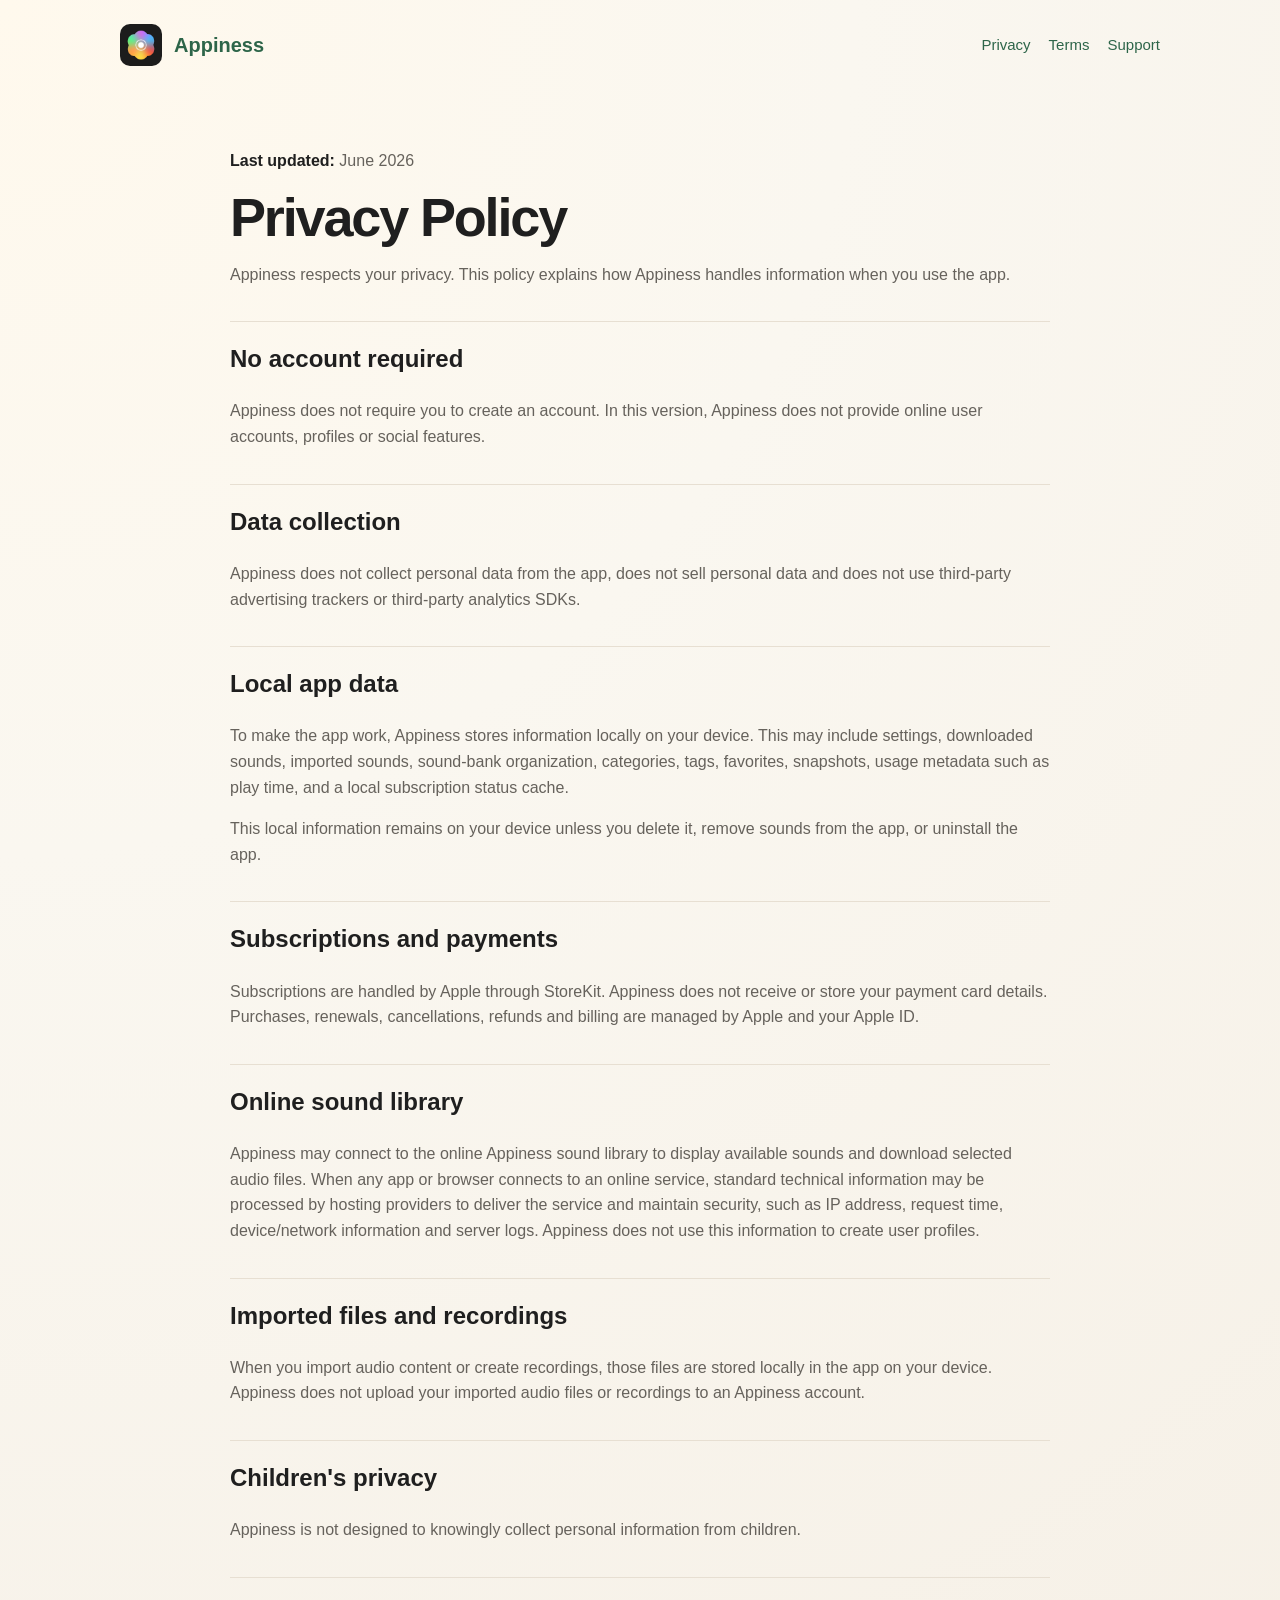
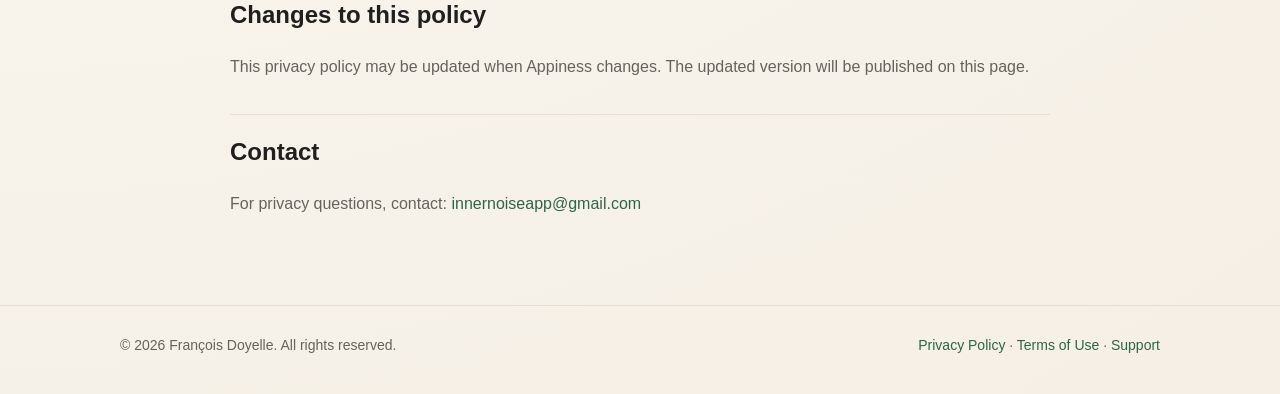
<file: privacy.html>
<!doctype html>
<html lang="en">
<head>
  <meta charset="utf-8">
  <meta name="viewport" content="width=device-width, initial-scale=1">
  <title>Privacy Policy — Appiness</title>
  <meta name="description" content="Privacy Policy for Appiness.">
  <link rel="icon" href="assets/icon.png">
  <link rel="stylesheet" href="styles.css">
</head>
<body>
  <header class="container nav">
    <a class="brand" href="index.html"><img src="assets/icon.png" alt="Appiness icon"> Appiness</a>
    <nav class="nav-links" aria-label="Main navigation">
      <a href="privacy.html">Privacy</a>
      <a href="terms.html">Terms</a>
      <a href="support.html">Support</a>
    </nav>
  </header>

  <main class="container page">
    <p><strong>Last updated:</strong> June 2026</p>
    <h1>Privacy Policy</h1>
    <p>Appiness respects your privacy. This policy explains how Appiness handles information when you use the app.</p>

    <h2>No account required</h2>
    <p>Appiness does not require you to create an account. In this version, Appiness does not provide online user accounts, profiles or social features.</p>

    <h2>Data collection</h2>
    <p>Appiness does not collect personal data from the app, does not sell personal data and does not use third-party advertising trackers or third-party analytics SDKs.</p>

    <h2>Local app data</h2>
    <p>To make the app work, Appiness stores information locally on your device. This may include settings, downloaded sounds, imported sounds, sound-bank organization, categories, tags, favorites, snapshots, usage metadata such as play time, and a local subscription status cache.</p>
    <p>This local information remains on your device unless you delete it, remove sounds from the app, or uninstall the app.</p>

    <h2>Subscriptions and payments</h2>
    <p>Subscriptions are handled by Apple through StoreKit. Appiness does not receive or store your payment card details. Purchases, renewals, cancellations, refunds and billing are managed by Apple and your Apple ID.</p>

    <h2>Online sound library</h2>
    <p>Appiness may connect to the online Appiness sound library to display available sounds and download selected audio files. When any app or browser connects to an online service, standard technical information may be processed by hosting providers to deliver the service and maintain security, such as IP address, request time, device/network information and server logs. Appiness does not use this information to create user profiles.</p>

    <h2>Imported files and recordings</h2>
    <p>When you import audio content or create recordings, those files are stored locally in the app on your device. Appiness does not upload your imported audio files or recordings to an Appiness account.</p>

    <h2>Children's privacy</h2>
    <p>Appiness is not designed to knowingly collect personal information from children.</p>

    <h2>Changes to this policy</h2>
    <p>This privacy policy may be updated when Appiness changes. The updated version will be published on this page.</p>

    <h2>Contact</h2>
    <p>For privacy questions, contact: <a href="mailto:innernoiseapp@gmail.com">innernoiseapp@gmail.com</a></p>
  </main>

  <footer class="footer">
    <div class="container">
      <span>© 2026 François Doyelle. All rights reserved.</span>
      <span><a href="privacy.html">Privacy Policy</a> · <a href="terms.html">Terms of Use</a> · <a href="support.html">Support</a></span>
    </div>
  </footer>
</body>
</html>
</file>
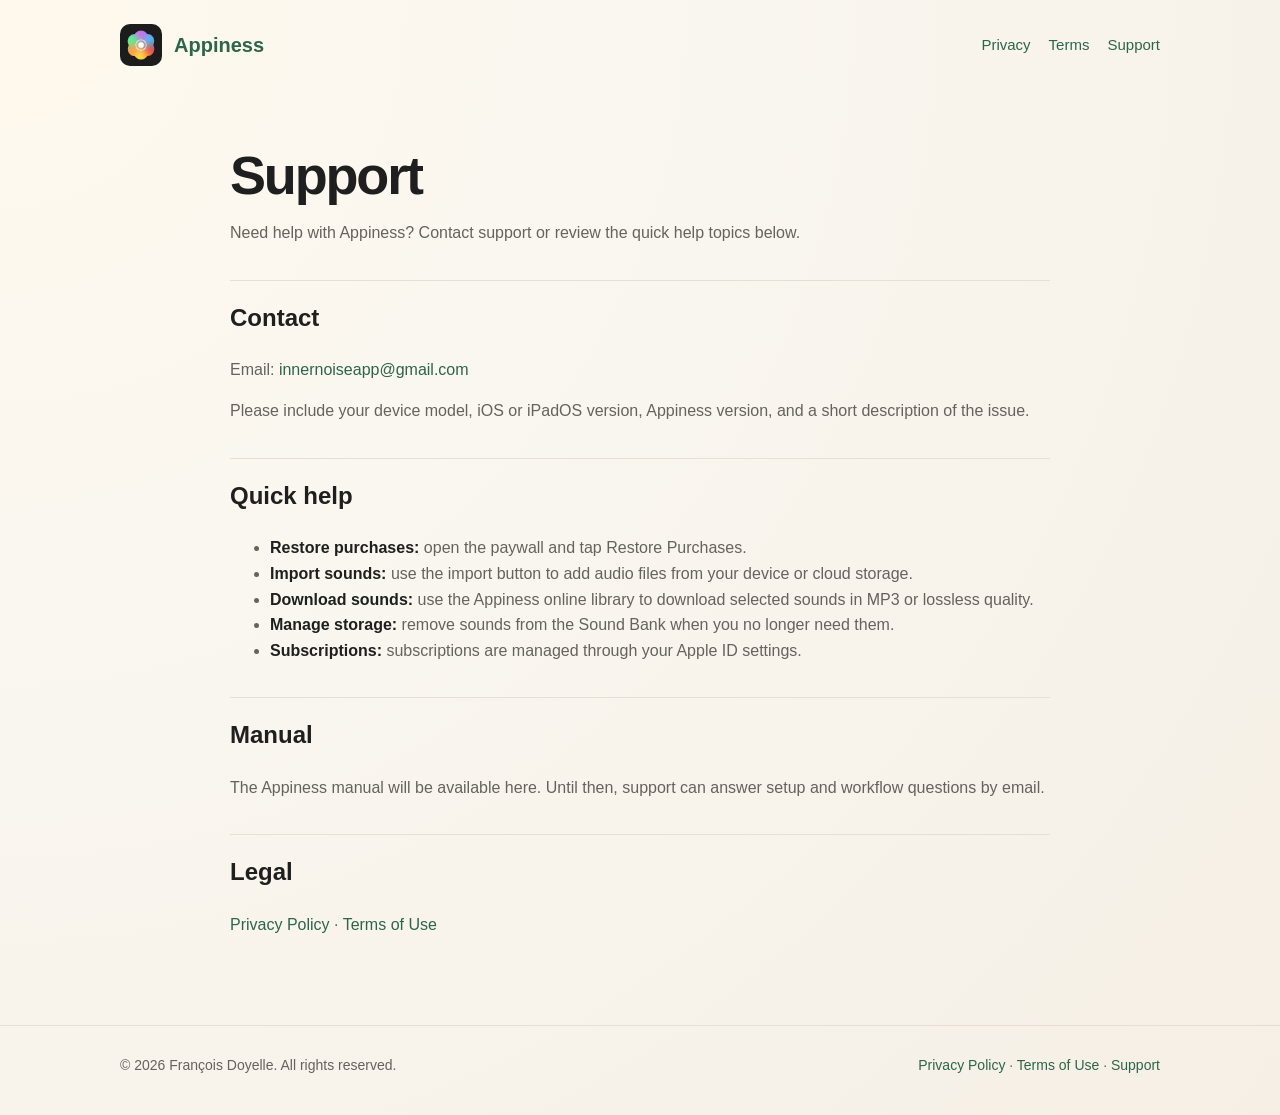
<file: support.html>
<!doctype html>
<html lang="en">
<head>
  <meta charset="utf-8">
  <meta name="viewport" content="width=device-width, initial-scale=1">
  <title>Support — Appiness</title>
  <meta name="description" content="Support page for Appiness.">
  <link rel="icon" href="assets/icon.png">
  <link rel="stylesheet" href="styles.css">
</head>
<body>
  <header class="container nav">
    <a class="brand" href="index.html"><img src="assets/icon.png" alt="Appiness icon"> Appiness</a>
    <nav class="nav-links" aria-label="Main navigation">
      <a href="privacy.html">Privacy</a>
      <a href="terms.html">Terms</a>
      <a href="support.html">Support</a>
    </nav>
  </header>

  <main class="container page">
    <h1>Support</h1>
    <p>Need help with Appiness? Contact support or review the quick help topics below.</p>

    <h2>Contact</h2>
    <p>Email: <a href="innernoiseapp@gmail.com">innernoiseapp@gmail.com</a></p>
    <p>Please include your device model, iOS or iPadOS version, Appiness version, and a short description of the issue.</p>

    <h2>Quick help</h2>
    <ul>
      <li><strong>Restore purchases:</strong> open the paywall and tap Restore Purchases.</li>
      <li><strong>Import sounds:</strong> use the import button to add audio files from your device or cloud storage.</li>
      <li><strong>Download sounds:</strong> use the Appiness online library to download selected sounds in MP3 or lossless quality.</li>
      <li><strong>Manage storage:</strong> remove sounds from the Sound Bank when you no longer need them.</li>
      <li><strong>Subscriptions:</strong> subscriptions are managed through your Apple ID settings.</li>
    </ul>

    <h2>Manual</h2>
    <p>The Appiness manual will be available here. Until then, support can answer setup and workflow questions by email.</p>

    <h2>Legal</h2>
    <p><a href="privacy.html">Privacy Policy</a> · <a href="terms.html">Terms of Use</a></p>
  </main>

  <footer class="footer">
    <div class="container">
      <span>© 2026 François Doyelle. All rights reserved.</span>
      <span><a href="privacy.html">Privacy Policy</a> · <a href="terms.html">Terms of Use</a> · <a href="support.html">Support</a></span>
    </div>
  </footer>
</body>
</html>
</file>
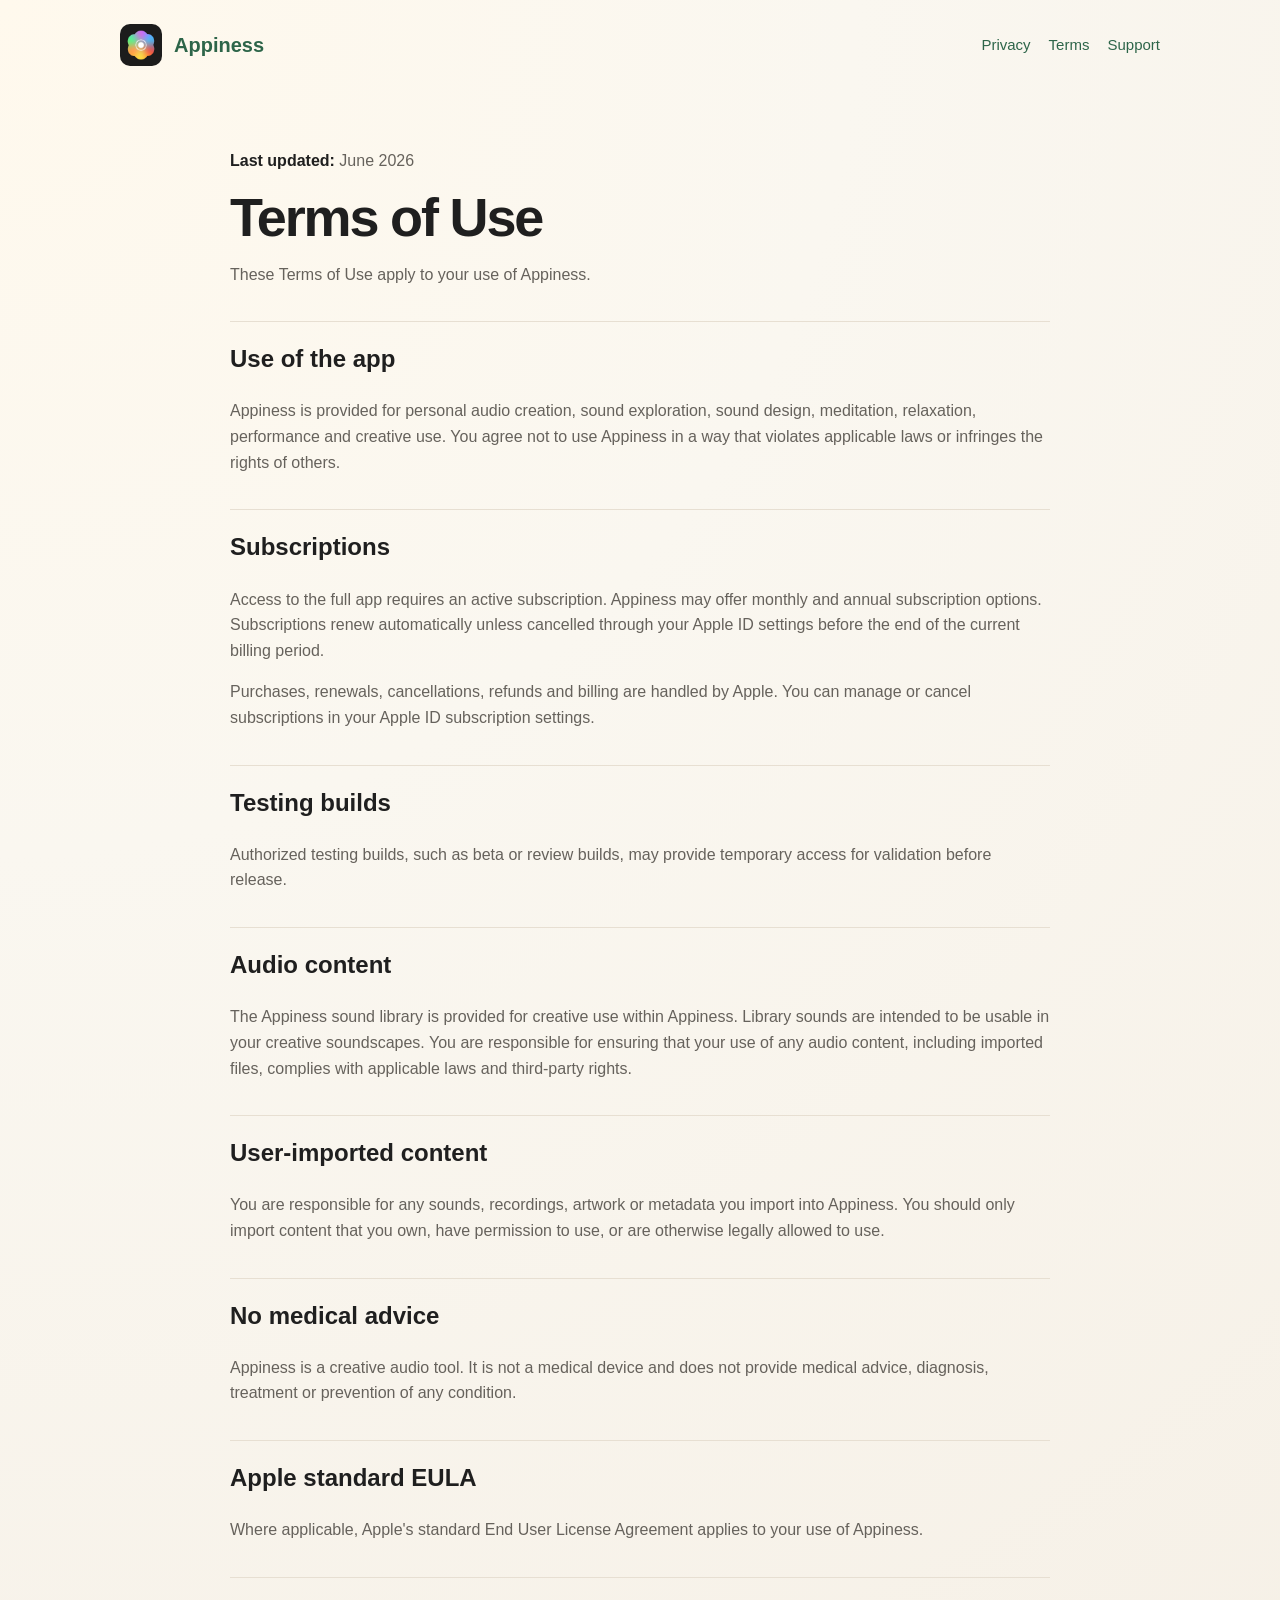
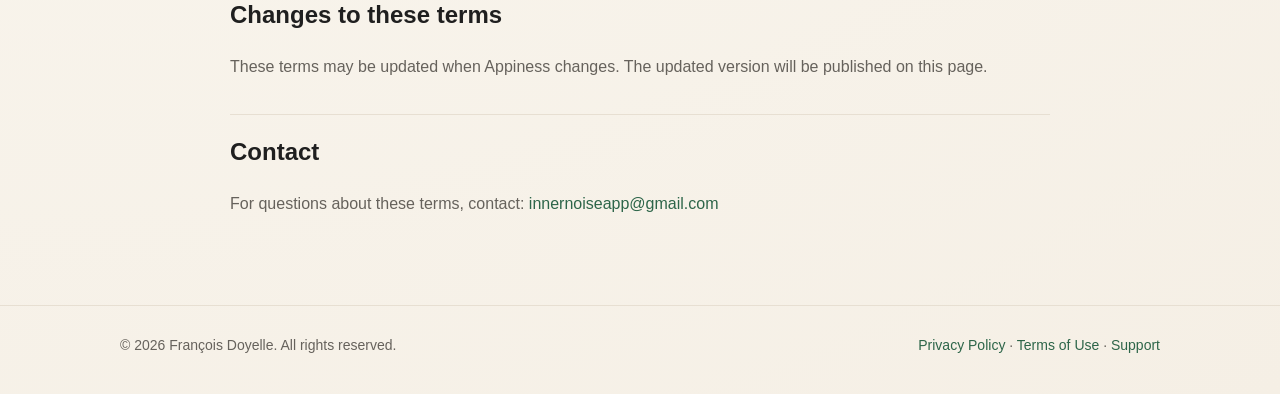
<file: terms.html>
<!doctype html>
<html lang="en">
<head>
  <meta charset="utf-8">
  <meta name="viewport" content="width=device-width, initial-scale=1">
  <title>Terms of Use — Appiness</title>
  <meta name="description" content="Terms of Use for Appiness.">
  <link rel="icon" href="assets/icon.png">
  <link rel="stylesheet" href="styles.css">
</head>
<body>
  <header class="container nav">
    <a class="brand" href="index.html"><img src="assets/icon.png" alt="Appiness icon"> Appiness</a>
    <nav class="nav-links" aria-label="Main navigation">
      <a href="privacy.html">Privacy</a>
      <a href="terms.html">Terms</a>
      <a href="support.html">Support</a>
    </nav>
  </header>

  <main class="container page">
    <p><strong>Last updated:</strong> June 2026</p>
    <h1>Terms of Use</h1>
    <p>These Terms of Use apply to your use of Appiness.</p>

    <h2>Use of the app</h2>
    <p>Appiness is provided for personal audio creation, sound exploration, sound design, meditation, relaxation, performance and creative use. You agree not to use Appiness in a way that violates applicable laws or infringes the rights of others.</p>

    <h2>Subscriptions</h2>
    <p>Access to the full app requires an active subscription. Appiness may offer monthly and annual subscription options. Subscriptions renew automatically unless cancelled through your Apple ID settings before the end of the current billing period.</p>
    <p>Purchases, renewals, cancellations, refunds and billing are handled by Apple. You can manage or cancel subscriptions in your Apple ID subscription settings.</p>

    <h2>Testing builds</h2>
    <p>Authorized testing builds, such as beta or review builds, may provide temporary access for validation before release.</p>

    <h2>Audio content</h2>
    <p>The Appiness sound library is provided for creative use within Appiness. Library sounds are intended to be usable in your creative soundscapes. You are responsible for ensuring that your use of any audio content, including imported files, complies with applicable laws and third-party rights.</p>

    <h2>User-imported content</h2>
    <p>You are responsible for any sounds, recordings, artwork or metadata you import into Appiness. You should only import content that you own, have permission to use, or are otherwise legally allowed to use.</p>

    <h2>No medical advice</h2>
    <p>Appiness is a creative audio tool. It is not a medical device and does not provide medical advice, diagnosis, treatment or prevention of any condition.</p>

    <h2>Apple standard EULA</h2>
    <p>Where applicable, Apple's standard End User License Agreement applies to your use of Appiness.</p>

    <h2>Changes to these terms</h2>
    <p>These terms may be updated when Appiness changes. The updated version will be published on this page.</p>

    <h2>Contact</h2>
    <p>For questions about these terms, contact: <a href="mailto:innernoiseapp@gmail.com">innernoiseapp@gmail.com</a></p>
  </main>

  <footer class="footer">
    <div class="container">
      <span>© 2026 François Doyelle. All rights reserved.</span>
      <span><a href="privacy.html">Privacy Policy</a> · <a href="terms.html">Terms of Use</a> · <a href="support.html">Support</a></span>
    </div>
  </footer>
</body>
</html>
</file>
<file: styles.css>
:root {
  --bg: #faf7f0;
  --card: #ffffff;
  --text: #1f1f1f;
  --muted: #66625c;
  --line: #e7dfd2;
  --accent: #3f7f5f;
  --accent-dark: #2d6549;
}

* { box-sizing: border-box; }

body {
  margin: 0;
  font-family: -apple-system, BlinkMacSystemFont, "Segoe UI", Roboto, Helvetica, Arial, sans-serif;
  background: radial-gradient(circle at top left, #fff9ed 0%, var(--bg) 36%, #f5efe5 100%);
  color: var(--text);
  line-height: 1.6;
}

a { color: var(--accent-dark); text-decoration: none; }
a:hover { text-decoration: underline; }

.container {
  width: min(1040px, calc(100% - 40px));
  margin: 0 auto;
}

.nav {
  display: flex;
  justify-content: space-between;
  align-items: center;
  padding: 24px 0;
}

.brand {
  display: flex;
  align-items: center;
  gap: 12px;
  font-weight: 700;
  font-size: 20px;
}

.brand img {
  width: 42px;
  height: 42px;
  border-radius: 10px;
}

.nav-links {
  display: flex;
  gap: 18px;
  font-size: 15px;
}

.hero {
  padding: 76px 0 58px;
  display: grid;
  grid-template-columns: 1.1fr 0.9fr;
  gap: 54px;
  align-items: center;
}

.hero h1 {
  font-size: clamp(42px, 7vw, 72px);
  line-height: 0.98;
  margin: 0 0 22px;
  letter-spacing: -0.05em;
}

.hero p {
  font-size: 20px;
  color: var(--muted);
  margin: 0 0 28px;
  max-width: 650px;
}

.hero-card {
  background: rgba(255,255,255,0.72);
  border: 1px solid var(--line);
  border-radius: 32px;
  padding: 34px;
  box-shadow: 0 18px 55px rgba(55, 44, 25, 0.08);
}

.hero-card img {
  width: 120px;
  height: 120px;
  border-radius: 28px;
  display: block;
  margin-bottom: 24px;
}

.button-row { display: flex; flex-wrap: wrap; gap: 12px; }

.button {
  display: inline-flex;
  align-items: center;
  justify-content: center;
  min-height: 46px;
  padding: 0 18px;
  border-radius: 999px;
  background: var(--accent);
  color: #fff;
  font-weight: 650;
}

.button.secondary {
  background: transparent;
  border: 1px solid var(--line);
  color: var(--text);
}

.grid {
  display: grid;
  grid-template-columns: repeat(3, 1fr);
  gap: 18px;
  margin: 24px 0 72px;
}

.card {
  background: rgba(255,255,255,0.74);
  border: 1px solid var(--line);
  border-radius: 22px;
  padding: 24px;
}

.card h3 { margin: 0 0 8px; font-size: 20px; }
.card p { margin: 0; color: var(--muted); }

.page {
  max-width: 820px;
  padding: 42px 0 72px;
}

.page h1 {
  font-size: clamp(36px, 5vw, 54px);
  line-height: 1;
  letter-spacing: -0.04em;
  margin: 16px 0 18px;
}

.page h2 {
  margin-top: 34px;
  padding-top: 18px;
  border-top: 1px solid var(--line);
}

.page p, .page li { color: var(--muted); }
.page strong { color: var(--text); }

.footer {
  border-top: 1px solid var(--line);
  padding: 28px 0 38px;
  color: var(--muted);
  font-size: 14px;
}

.footer .container {
  display: flex;
  justify-content: space-between;
  gap: 18px;
  flex-wrap: wrap;
}

@media (max-width: 760px) {
  .nav { align-items: flex-start; gap: 18px; flex-direction: column; }
  .hero { grid-template-columns: 1fr; padding-top: 38px; }
  .grid { grid-template-columns: 1fr; }
  .hero-card { padding: 24px; }
}
</file>
